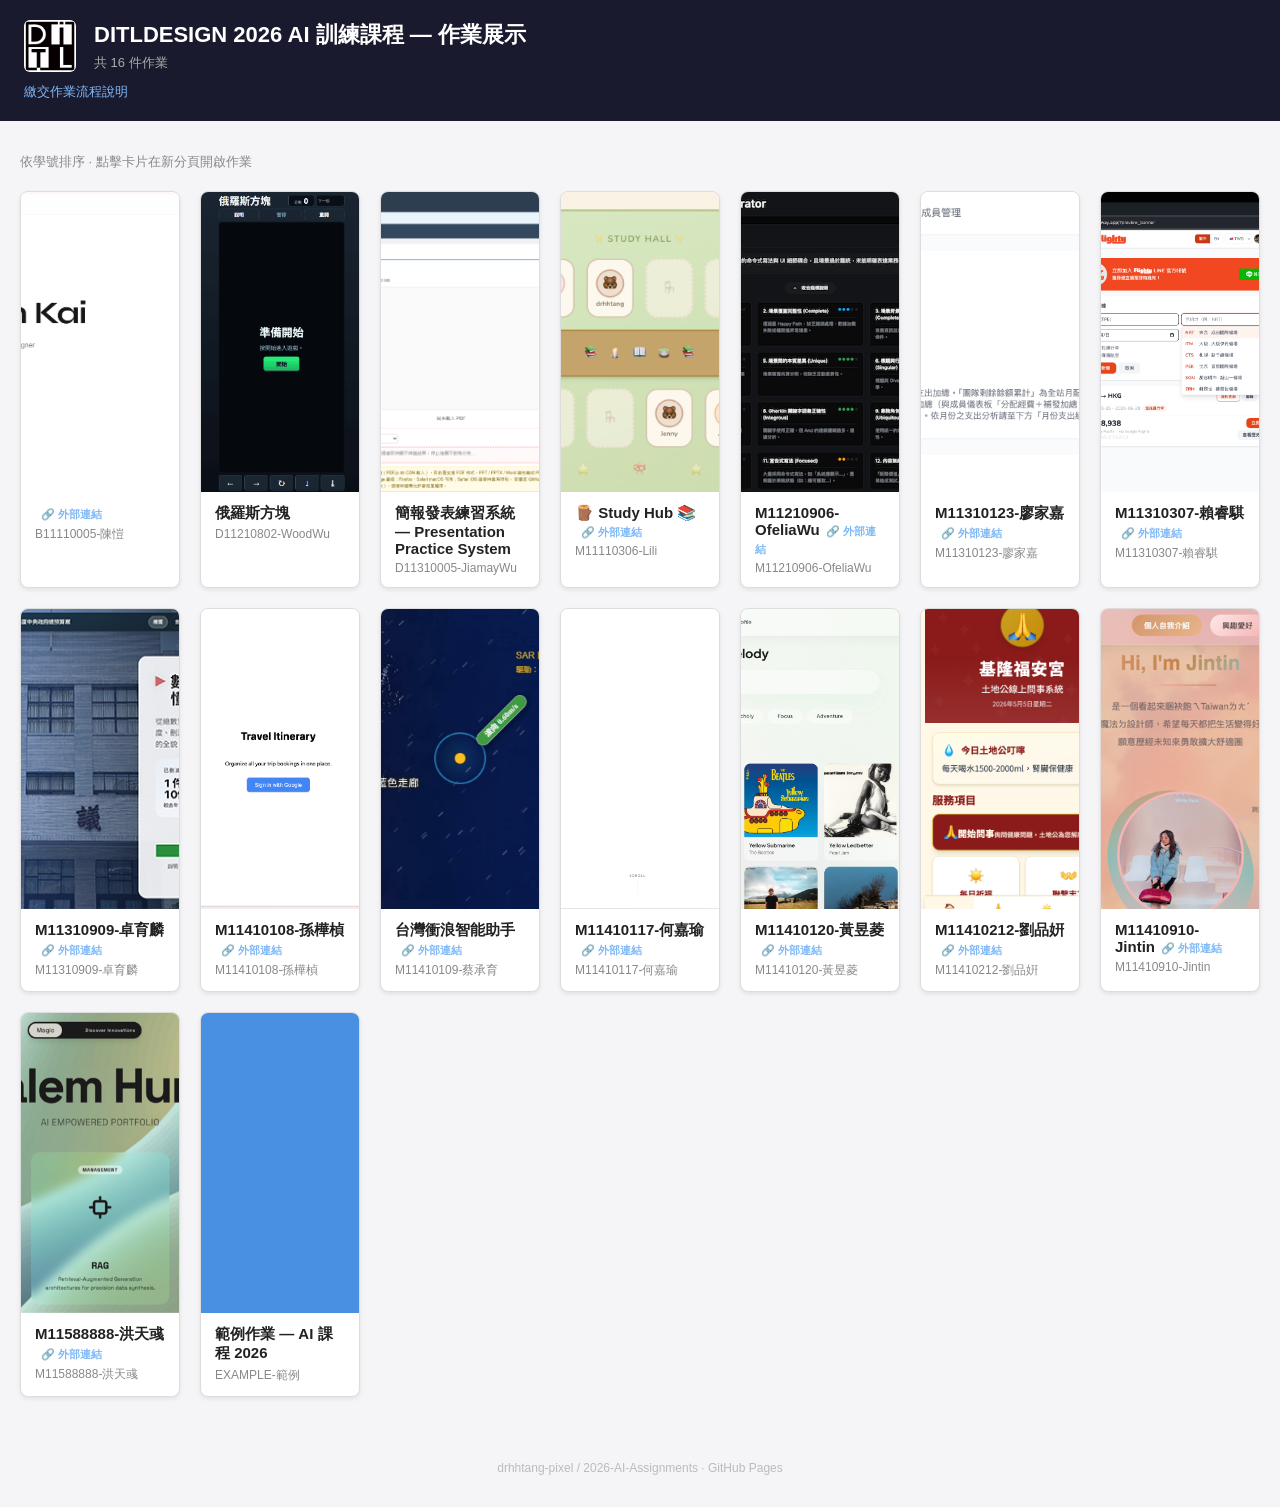
<file: index.html>
<!DOCTYPE html>
<html lang="zh-Hant">
<head>
  <meta charset="UTF-8">
  <meta name="viewport" content="width=device-width,initial-scale=1">
  <title>DITLDESIGN 2026 AI 訓練課程 — 作業展示</title>
  <style>
    *, *::before, *::after { box-sizing: border-box; margin: 0; padding: 0; }
    body { font-family: -apple-system, BlinkMacSystemFont, "Segoe UI", sans-serif; background: #f5f5f7; color: #333; min-height: 100vh; }
    header { background: #1a1a2e; color: #fff; padding: 20px 24px; }
    header .header-inner { display: flex; align-items: center; gap: 18px; }
    header .logo { width: 52px; height: 52px; border-radius: 6px; flex-shrink: 0; }
    header .header-text h1 { font-size: 22px; font-weight: 700; margin-bottom: 4px; }
    header .header-text p { font-size: 13px; color: #aaa; }
    header nav { margin-top: 10px; }
    header nav a { color: #7eb8f7; font-size: 13px; text-decoration: none; margin-right: 20px; }
    header nav a:hover { text-decoration: underline; }
    main { max-width: 1600px; margin: 32px auto; padding: 0 20px; }
    .meta { font-size: 13px; color: #888; margin-bottom: 20px; }
    .grid { display: grid; grid-template-columns: repeat(auto-fill, minmax(160px, 1fr)); gap: 20px; }
    .empty { text-align: center; padding: 60px 20px; color: #aaa; font-size: 15px; }
    footer { text-align: center; padding: 32px 20px; font-size: 12px; color: #bbb; }
  </style>
</head>
<body>
  <header>
    <div class="header-inner">
      <img src="assets/logo.jpg" alt="DITLDESIGN" class="logo">
      <div class="header-text">
        <h1>DITLDESIGN 2026 AI 訓練課程 — 作業展示</h1>
        <p>共 16 件作業</p>
      </div>
    </div>
    <nav>
      <a href="git-guide.html">繳交作業流程說明</a>
    </nav>
  </header>
  <main>
    <p class="meta">依學號排序 · 點擊卡片在新分頁開啟作業</p>
    <div class="grid">
    <div style="border:1px solid #ddd;border-radius:8px;overflow:hidden;background:#fff;box-shadow:0 2px 4px rgba(0,0,0,.08);">
      <a href="https://chen-kai-cv-website-version-2.vercel.app/" target="_blank" rel="noopener" style="display:block;text-decoration:none;color:inherit;">
        <img src="submissions/B11110005-%E9%99%B3%E6%84%B7/thumbnail.png" alt=" " style="width:100%;height:300px;object-fit:cover;display:block;">
        <div style="padding:12px 14px;">
          <div style="font-size:15px;font-weight:600;margin-bottom:4px;color:#222;"> <span style="font-size:11px;color:#7eb8f7;margin-left:6px;">🔗 外部連結</span></div>
          <div style="font-size:12px;color:#888;">B11110005-陳愷</div>
        </div>
      </a>
    </div>

    <div style="border:1px solid #ddd;border-radius:8px;overflow:hidden;background:#fff;box-shadow:0 2px 4px rgba(0,0,0,.08);">
      <a href="submissions/D11210802-WoodWu/index.html" target="_blank" rel="noopener" style="display:block;text-decoration:none;color:inherit;">
        <img src="submissions/D11210802-WoodWu/thumbnail.png" alt="俄羅斯方塊" style="width:100%;height:300px;object-fit:cover;display:block;">
        <div style="padding:12px 14px;">
          <div style="font-size:15px;font-weight:600;margin-bottom:4px;color:#222;">俄羅斯方塊</div>
          <div style="font-size:12px;color:#888;">D11210802-WoodWu</div>
        </div>
      </a>
    </div>

    <div style="border:1px solid #ddd;border-radius:8px;overflow:hidden;background:#fff;box-shadow:0 2px 4px rgba(0,0,0,.08);">
      <a href="submissions/D11310005-JiamayWu/index.html" target="_blank" rel="noopener" style="display:block;text-decoration:none;color:inherit;">
        <img src="submissions/D11310005-JiamayWu/thumbnail.png" alt="簡報發表練習系統 — Presentation Practice System" style="width:100%;height:300px;object-fit:cover;display:block;">
        <div style="padding:12px 14px;">
          <div style="font-size:15px;font-weight:600;margin-bottom:4px;color:#222;">簡報發表練習系統 — Presentation Practice System</div>
          <div style="font-size:12px;color:#888;">D11310005-JiamayWu</div>
        </div>
      </a>
    </div>

    <div style="border:1px solid #ddd;border-radius:8px;overflow:hidden;background:#fff;box-shadow:0 2px 4px rgba(0,0,0,.08);">
      <a href="https://cozy-studyhub.vercel.app/" target="_blank" rel="noopener" style="display:block;text-decoration:none;color:inherit;">
        <img src="submissions/M11110306-Lili/thumbnail.png" alt="🪵 Study Hub 📚" style="width:100%;height:300px;object-fit:cover;display:block;">
        <div style="padding:12px 14px;">
          <div style="font-size:15px;font-weight:600;margin-bottom:4px;color:#222;">🪵 Study Hub 📚<span style="font-size:11px;color:#7eb8f7;margin-left:6px;">🔗 外部連結</span></div>
          <div style="font-size:12px;color:#888;">M11110306-Lili</div>
        </div>
      </a>
    </div>

    <div style="border:1px solid #ddd;border-radius:8px;overflow:hidden;background:#fff;box-shadow:0 2px 4px rgba(0,0,0,.08);">
      <a href="https://bdd-qa-assessment2605.onrender.com/" target="_blank" rel="noopener" style="display:block;text-decoration:none;color:inherit;">
        <img src="submissions/M11210906-OfeliaWu/thumbnail.png" alt="M11210906-OfeliaWu" style="width:100%;height:300px;object-fit:cover;display:block;">
        <div style="padding:12px 14px;">
          <div style="font-size:15px;font-weight:600;margin-bottom:4px;color:#222;">M11210906-OfeliaWu<span style="font-size:11px;color:#7eb8f7;margin-left:6px;">🔗 外部連結</span></div>
          <div style="font-size:12px;color:#888;">M11210906-OfeliaWu</div>
        </div>
      </a>
    </div>

    <div style="border:1px solid #ddd;border-radius:8px;overflow:hidden;background:#fff;box-shadow:0 2px 4px rgba(0,0,0,.08);">
      <a href="https://team-budget-202605.vercel.app/login" target="_blank" rel="noopener" style="display:block;text-decoration:none;color:inherit;">
        <img src="submissions/M11310123-%E5%BB%96%E5%AE%B6%E5%98%89/thumbnail.png" alt="M11310123-廖家嘉" style="width:100%;height:300px;object-fit:cover;display:block;">
        <div style="padding:12px 14px;">
          <div style="font-size:15px;font-weight:600;margin-bottom:4px;color:#222;">M11310123-廖家嘉<span style="font-size:11px;color:#7eb8f7;margin-left:6px;">🔗 外部連結</span></div>
          <div style="font-size:12px;color:#888;">M11310123-廖家嘉</div>
        </div>
      </a>
    </div>

    <div style="border:1px solid #ddd;border-radius:8px;overflow:hidden;background:#fff;box-shadow:0 2px 4px rgba(0,0,0,.08);">
      <a href="https://flight-price-tracker-production-e34e.up.railway.app/" target="_blank" rel="noopener" style="display:block;text-decoration:none;color:inherit;">
        <img src="submissions/M11310307-%E8%B3%B4%E7%9D%BF%E9%A8%8F/thumbnail.png" alt="M11310307-賴睿騏" style="width:100%;height:300px;object-fit:cover;display:block;">
        <div style="padding:12px 14px;">
          <div style="font-size:15px;font-weight:600;margin-bottom:4px;color:#222;">M11310307-賴睿騏<span style="font-size:11px;color:#7eb8f7;margin-left:6px;">🔗 外部連結</span></div>
          <div style="font-size:12px;color:#888;">M11310307-賴睿騏</div>
        </div>
      </a>
    </div>

    <div style="border:1px solid #ddd;border-radius:8px;overflow:hidden;background:#fff;box-shadow:0 2px 4px rgba(0,0,0,.08);">
      <a href="https://ke22.github.io/20260310_govBudget/" target="_blank" rel="noopener" style="display:block;text-decoration:none;color:inherit;">
        <img src="submissions/M11310909-%E5%8D%93%E8%82%B2%E9%BA%9F/thumbnail.png" alt="M11310909-卓育麟" style="width:100%;height:300px;object-fit:cover;display:block;">
        <div style="padding:12px 14px;">
          <div style="font-size:15px;font-weight:600;margin-bottom:4px;color:#222;">M11310909-卓育麟<span style="font-size:11px;color:#7eb8f7;margin-left:6px;">🔗 外部連結</span></div>
          <div style="font-size:12px;color:#888;">M11310909-卓育麟</div>
        </div>
      </a>
    </div>

    <div style="border:1px solid #ddd;border-radius:8px;overflow:hidden;background:#fff;box-shadow:0 2px 4px rgba(0,0,0,.08);">
      <a href="https://travel-itinerary-web.vercel.app/" target="_blank" rel="noopener" style="display:block;text-decoration:none;color:inherit;">
        <img src="submissions/M11410108-%E5%AD%AB%E6%A8%BA%E6%A5%A8/thumbnail.png" alt="M11410108-孫樺楨" style="width:100%;height:300px;object-fit:cover;display:block;">
        <div style="padding:12px 14px;">
          <div style="font-size:15px;font-weight:600;margin-bottom:4px;color:#222;">M11410108-孫樺楨<span style="font-size:11px;color:#7eb8f7;margin-left:6px;">🔗 外部連結</span></div>
          <div style="font-size:12px;color:#888;">M11410108-孫樺楨</div>
        </div>
      </a>
    </div>

    <div style="border:1px solid #ddd;border-radius:8px;overflow:hidden;background:#fff;box-shadow:0 2px 4px rgba(0,0,0,.08);">
      <a href="https://w1-surf-streamlit.onrender.com/" target="_blank" rel="noopener" style="display:block;text-decoration:none;color:inherit;">
        <img src="submissions/M11410109-%E8%94%A1%E6%89%BF%E8%82%B2/thumbnail.png" alt="台灣衝浪智能助手" style="width:100%;height:300px;object-fit:cover;display:block;">
        <div style="padding:12px 14px;">
          <div style="font-size:15px;font-weight:600;margin-bottom:4px;color:#222;">台灣衝浪智能助手<span style="font-size:11px;color:#7eb8f7;margin-left:6px;">🔗 外部連結</span></div>
          <div style="font-size:12px;color:#888;">M11410109-蔡承育</div>
        </div>
      </a>
    </div>

    <div style="border:1px solid #ddd;border-radius:8px;overflow:hidden;background:#fff;box-shadow:0 2px 4px rgba(0,0,0,.08);">
      <a href="https://amberho-cv-2026.vercel.app/" target="_blank" rel="noopener" style="display:block;text-decoration:none;color:inherit;">
        <img src="submissions/M11410117-%E4%BD%95%E5%98%89%E7%91%9C/thumbnail.png" alt="M11410117-何嘉瑜" style="width:100%;height:300px;object-fit:cover;display:block;">
        <div style="padding:12px 14px;">
          <div style="font-size:15px;font-weight:600;margin-bottom:4px;color:#222;">M11410117-何嘉瑜<span style="font-size:11px;color:#7eb8f7;margin-left:6px;">🔗 外部連結</span></div>
          <div style="font-size:12px;color:#888;">M11410117-何嘉瑜</div>
        </div>
      </a>
    </div>

    <div style="border:1px solid #ddd;border-radius:8px;overflow:hidden;background:#fff;box-shadow:0 2px 4px rgba(0,0,0,.08);">
      <a href="https://moodrepository.vercel.app/" target="_blank" rel="noopener" style="display:block;text-decoration:none;color:inherit;">
        <img src="submissions/M11410120-%E9%BB%83%E6%98%B1%E8%8F%B1/thumbnail.png" alt="M11410120-黃昱菱" style="width:100%;height:300px;object-fit:cover;display:block;">
        <div style="padding:12px 14px;">
          <div style="font-size:15px;font-weight:600;margin-bottom:4px;color:#222;">M11410120-黃昱菱<span style="font-size:11px;color:#7eb8f7;margin-left:6px;">🔗 外部連結</span></div>
          <div style="font-size:12px;color:#888;">M11410120-黃昱菱</div>
        </div>
      </a>
    </div>

    <div style="border:1px solid #ddd;border-radius:8px;overflow:hidden;background:#fff;box-shadow:0 2px 4px rgba(0,0,0,.08);">
      <a href="https://religion-green.vercel.app/" target="_blank" rel="noopener" style="display:block;text-decoration:none;color:inherit;">
        <img src="submissions/M11410212-%E5%8A%89%E5%93%81%E5%A7%B8/thumbnail.png" alt="M11410212-劉品姸" style="width:100%;height:300px;object-fit:cover;display:block;">
        <div style="padding:12px 14px;">
          <div style="font-size:15px;font-weight:600;margin-bottom:4px;color:#222;">M11410212-劉品姸<span style="font-size:11px;color:#7eb8f7;margin-left:6px;">🔗 外部連結</span></div>
          <div style="font-size:12px;color:#888;">M11410212-劉品姸</div>
        </div>
      </a>
    </div>

    <div style="border:1px solid #ddd;border-radius:8px;overflow:hidden;background:#fff;box-shadow:0 2px 4px rgba(0,0,0,.08);">
      <a href="https://jintin-cv.vercel.app/" target="_blank" rel="noopener" style="display:block;text-decoration:none;color:inherit;">
        <img src="submissions/M11410910-Jintin/thumbnail.png" alt="M11410910-Jintin" style="width:100%;height:300px;object-fit:cover;display:block;">
        <div style="padding:12px 14px;">
          <div style="font-size:15px;font-weight:600;margin-bottom:4px;color:#222;">M11410910-Jintin<span style="font-size:11px;color:#7eb8f7;margin-left:6px;">🔗 外部連結</span></div>
          <div style="font-size:12px;color:#888;">M11410910-Jintin</div>
        </div>
      </a>
    </div>

    <div style="border:1px solid #ddd;border-radius:8px;overflow:hidden;background:#fff;box-shadow:0 2px 4px rgba(0,0,0,.08);">
      <a href="https://salemhung-ai.netlify.app/" target="_blank" rel="noopener" style="display:block;text-decoration:none;color:inherit;">
        <img src="submissions/M11588888-%E6%B4%AA%E5%A4%A9%E5%BD%A7/thumbnail.png" alt="M11588888-洪天彧" style="width:100%;height:300px;object-fit:cover;display:block;">
        <div style="padding:12px 14px;">
          <div style="font-size:15px;font-weight:600;margin-bottom:4px;color:#222;">M11588888-洪天彧<span style="font-size:11px;color:#7eb8f7;margin-left:6px;">🔗 外部連結</span></div>
          <div style="font-size:12px;color:#888;">M11588888-洪天彧</div>
        </div>
      </a>
    </div>

    <div style="border:1px solid #ddd;border-radius:8px;overflow:hidden;background:#fff;box-shadow:0 2px 4px rgba(0,0,0,.08);">
      <a href="submissions/EXAMPLE-%E7%AF%84%E4%BE%8B/index.html" target="_blank" rel="noopener" style="display:block;text-decoration:none;color:inherit;">
        <img src="submissions/EXAMPLE-%E7%AF%84%E4%BE%8B/thumbnail.png" alt="範例作業 — AI 課程 2026" style="width:100%;height:300px;object-fit:cover;display:block;">
        <div style="padding:12px 14px;">
          <div style="font-size:15px;font-weight:600;margin-bottom:4px;color:#222;">範例作業 — AI 課程 2026</div>
          <div style="font-size:12px;color:#888;">EXAMPLE-範例</div>
        </div>
      </a>
    </div>
    </div>
  </main>
  <footer>drhhtang-pixel / 2026-AI-Assignments · GitHub Pages</footer>
</body>
</html>
</file>
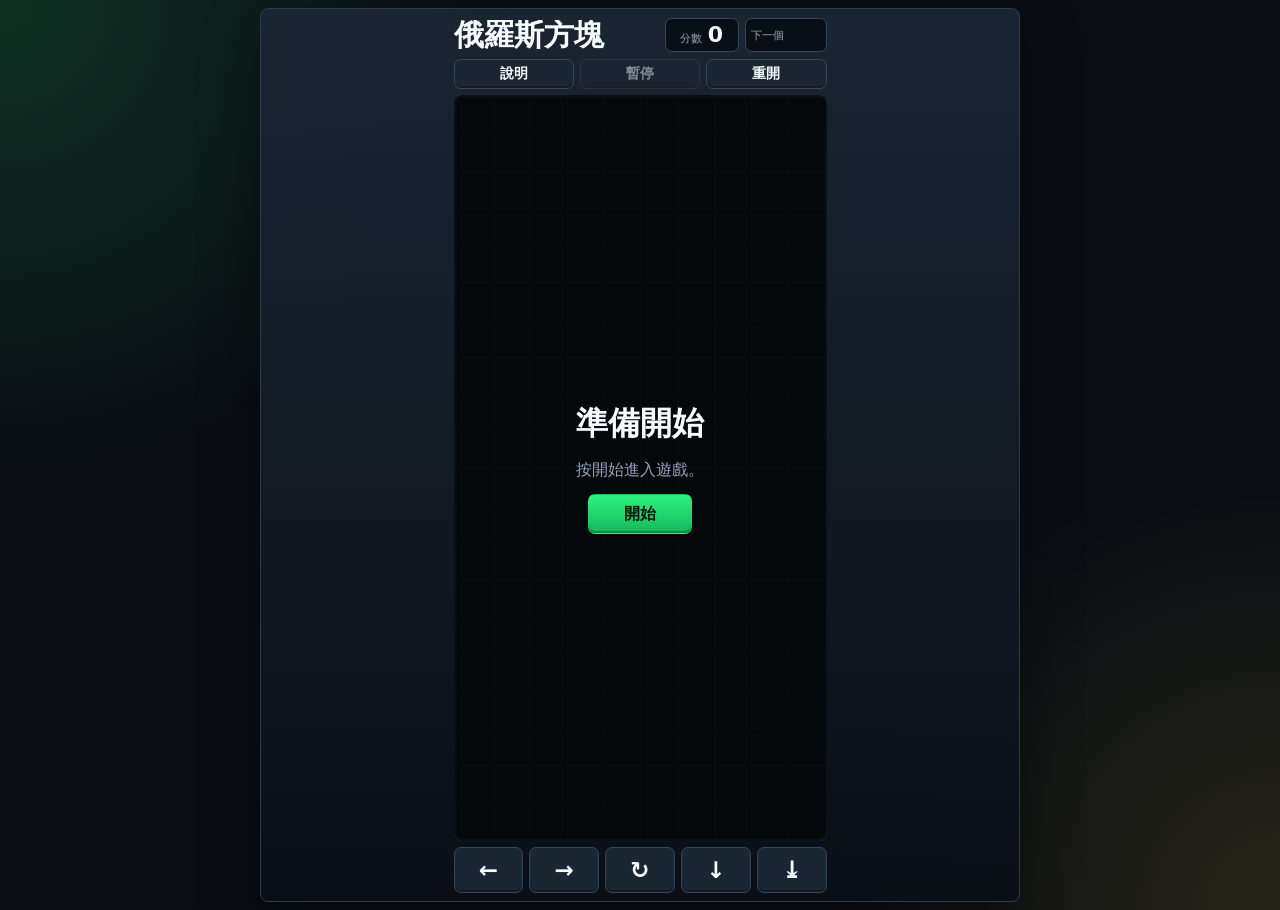
<file: submissions/D11210802-WoodWu/index.html>
<!doctype html>
<html lang="zh-Hant">
  <head>
    <meta charset="utf-8">
    <meta name="viewport" content="width=device-width, initial-scale=1">
    <title>&#20420;&#32645;&#26031;&#26041;&#22602;</title>
    <link rel="stylesheet" href="styles.css">
  </head>
  <body>
    <main class="app-shell" aria-label="&#20420;&#32645;&#26031;&#26041;&#22602;&#36938;&#25138;">
      <section class="game-frame">
        <header class="app-header">
          <div class="title-block">
            <h1>&#20420;&#32645;&#26031;&#26041;&#22602;</h1>
          </div>
          <div class="score-panel" aria-live="polite">
            <span>&#20998;&#25976;</span>
            <strong id="score">0</strong>
          </div>
          <div class="next-panel" aria-label="&#19979;&#19968;&#20491;&#26041;&#22602;">
            <span>&#19979;&#19968;&#20491;</span>
            <canvas id="next" width="72" height="52"></canvas>
          </div>
        </header>

        <nav class="top-actions" aria-label="&#36938;&#25138;&#21151;&#33021;">
          <button id="helpButton" type="button">&#35498;&#26126;</button>
          <button id="pauseButton" type="button" disabled>&#26283;&#20572;</button>
          <button id="restartButton" type="button">&#37325;&#38283;</button>
        </nav>

        <section class="play-stack">
          <section class="board-panel" aria-label="&#36938;&#25138;&#21312;">
            <canvas id="board" width="360" height="720"></canvas>
            <div id="effectsLayer" class="effects-layer" aria-hidden="true"></div>
            <div id="overlay" class="overlay is-visible">
              <h2 id="overlayTitle">&#28310;&#20633;&#38283;&#22987;</h2>
              <p id="overlayText">&#25353;&#38283;&#22987;&#36914;&#20837;&#36938;&#25138;&#12290;</p>
              <button id="startButton" class="primary-button" type="button">&#38283;&#22987;</button>
            </div>
          </section>

          <nav class="touch-controls" aria-label="&#25163;&#27231;&#35320;&#25511;&#25805;&#20316;">
            <button type="button" data-command="left" aria-label="&#24038;&#31227;">&#8592;</button>
            <button type="button" data-command="right" aria-label="&#21491;&#31227;">&#8594;</button>
            <button type="button" data-command="rotate" aria-label="&#26059;&#36681;">&#8635;</button>
            <button type="button" data-command="down" aria-label="&#21152;&#36895;&#19979;&#33853;">&#8595;</button>
            <button type="button" data-command="drop" aria-label="&#30452;&#25509;&#33853;&#19979;">&#10515;</button>
          </nav>
        </section>
      </section>
    </main>

    <script src="game.js"></script>
  </body>
</html>
</file>
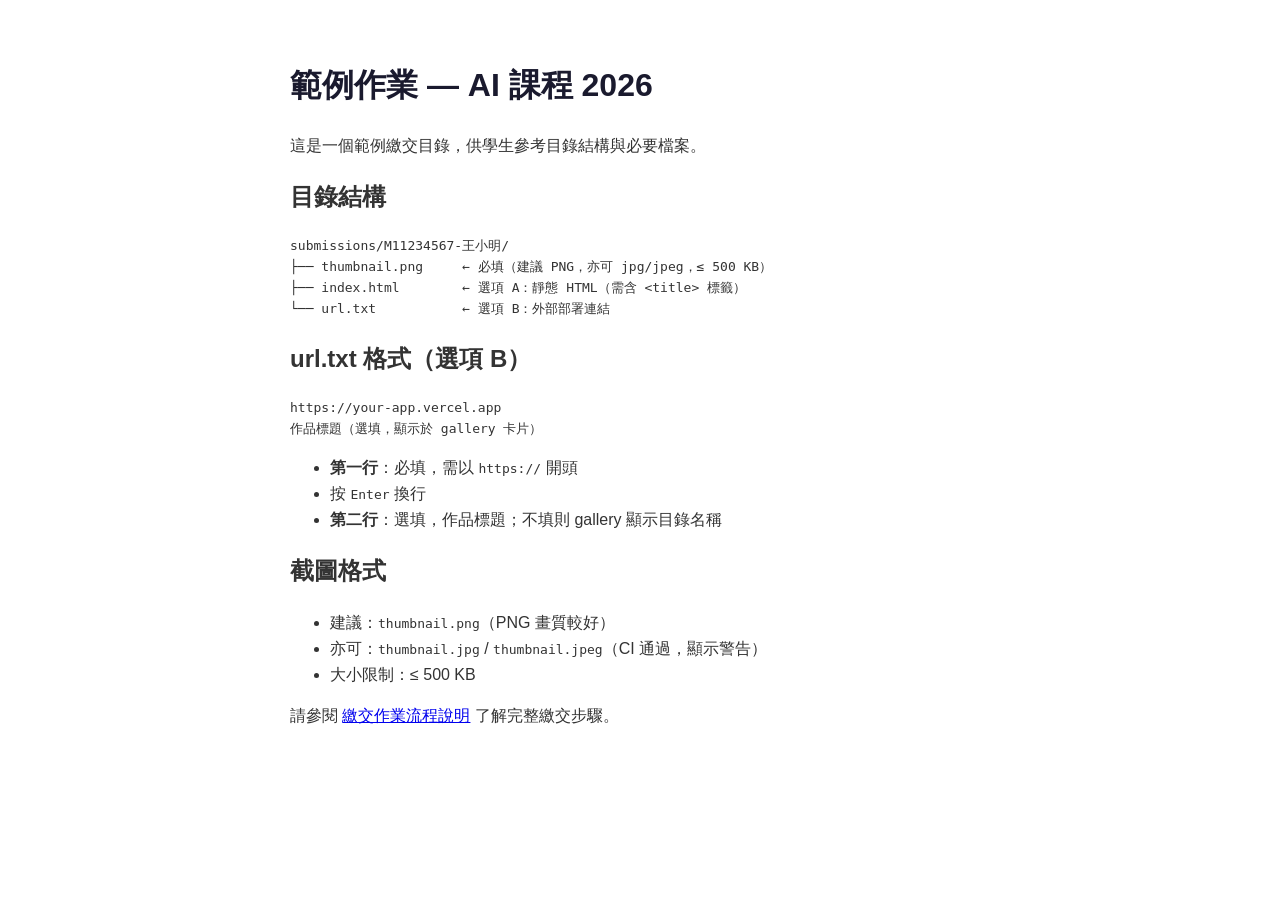
<file: submissions/EXAMPLE-範例/index.html>
<!DOCTYPE html>
<html lang="zh-Hant">
<head>
  <meta charset="UTF-8">
  <meta name="viewport" content="width=device-width,initial-scale=1">
  <title>範例作業 — AI 課程 2026</title>
  <style>
    body { font-family: sans-serif; max-width: 700px; margin: 60px auto; padding: 0 20px; line-height: 1.6; color: #333; }
    h1 { color: #1a1a2e; }
  </style>
</head>
<body>
  <h1>範例作業 — AI 課程 2026</h1>
  <p>這是一個範例繳交目錄，供學生參考目錄結構與必要檔案。</p>

  <h2>目錄結構</h2>
  <pre><code>submissions/M11234567-王小明/
├── thumbnail.png     ← 必填（建議 PNG，亦可 jpg/jpeg，≤ 500 KB）
├── index.html        ← 選項 A：靜態 HTML（需含 &lt;title&gt; 標籤）
└── url.txt           ← 選項 B：外部部署連結</code></pre>

  <h2>url.txt 格式（選項 B）</h2>
  <pre><code>https://your-app.vercel.app
作品標題（選填，顯示於 gallery 卡片）</code></pre>
  <ul>
    <li><strong>第一行</strong>：必填，需以 <code>https://</code> 開頭</li>
    <li>按 <kbd>Enter</kbd> 換行</li>
    <li><strong>第二行</strong>：選填，作品標題；不填則 gallery 顯示目錄名稱</li>
  </ul>

  <h2>截圖格式</h2>
  <ul>
    <li>建議：<code>thumbnail.png</code>（PNG 畫質較好）</li>
    <li>亦可：<code>thumbnail.jpg</code> / <code>thumbnail.jpeg</code>（CI 通過，顯示警告）</li>
    <li>大小限制：≤ 500 KB</li>
  </ul>

  <p>請參閱 <a href="../../git-guide.html">繳交作業流程說明</a> 了解完整繳交步驟。</p>
</body>
</html>
</file>
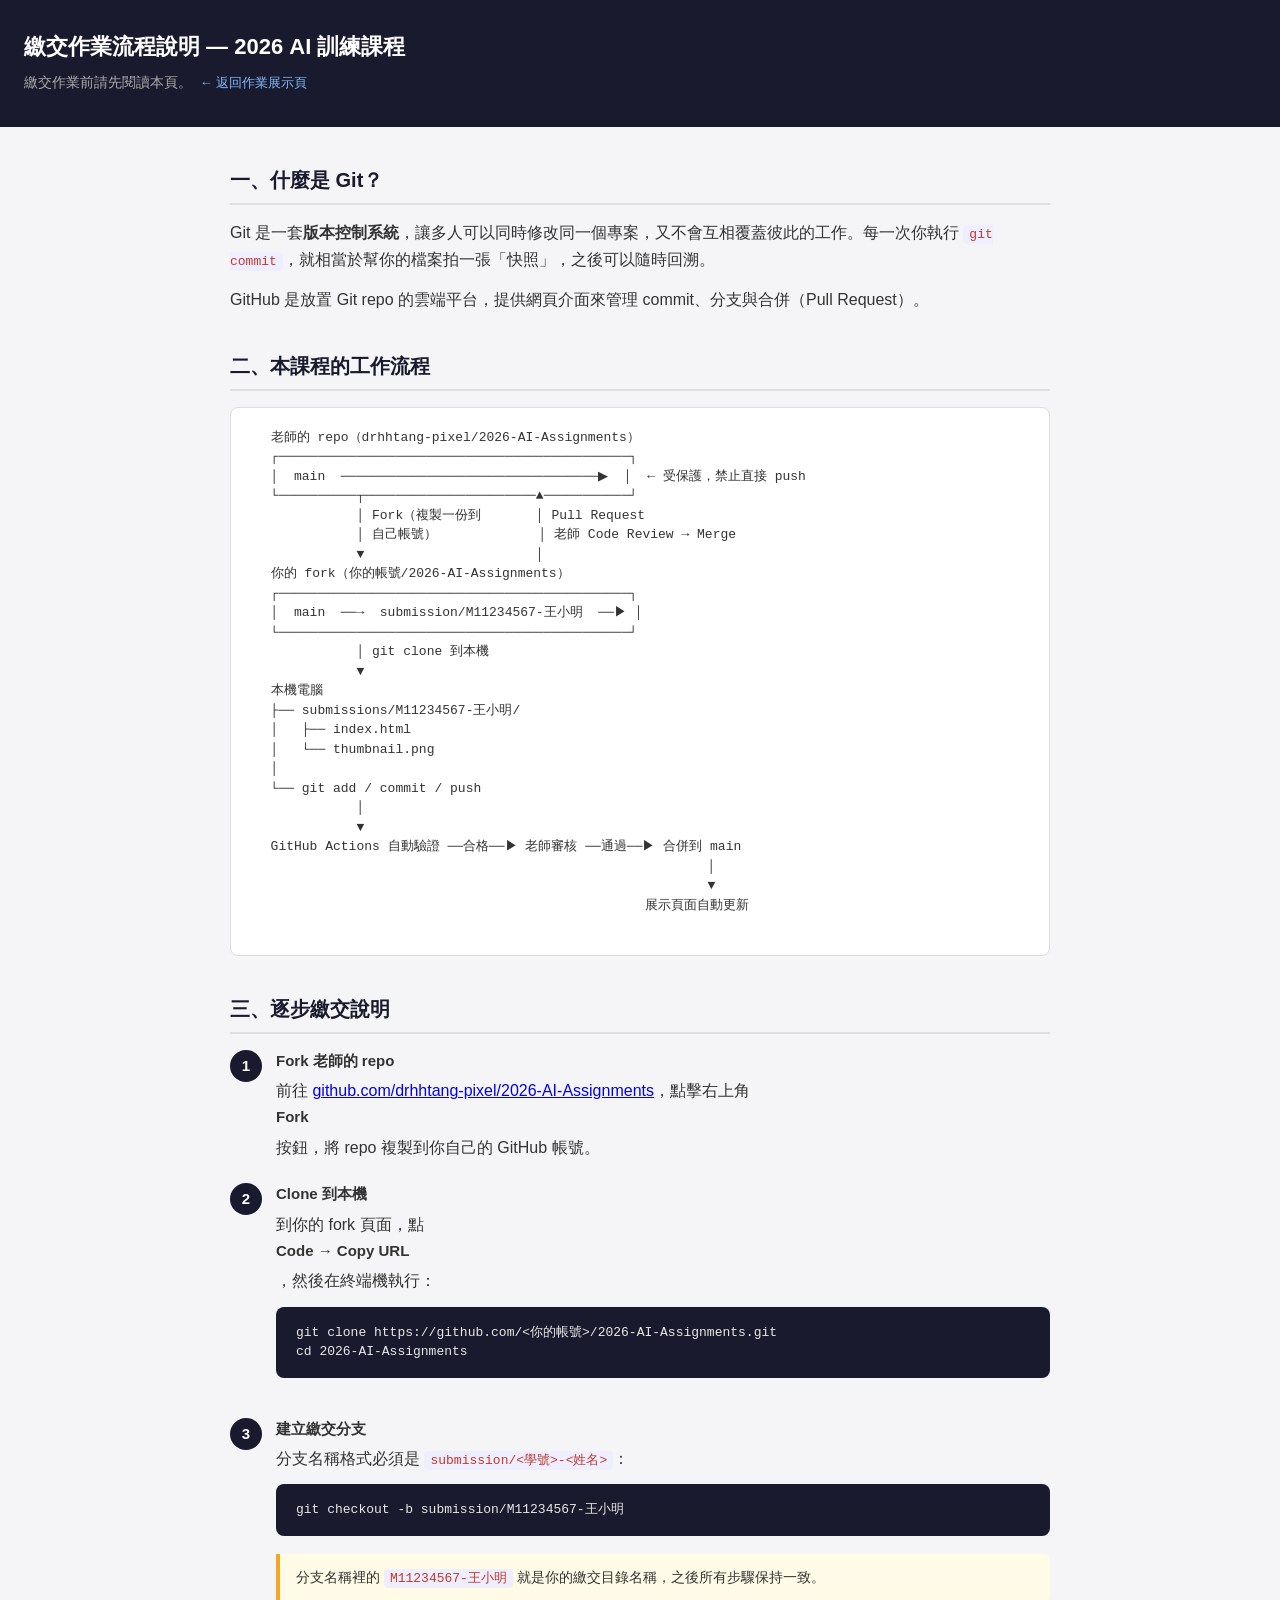
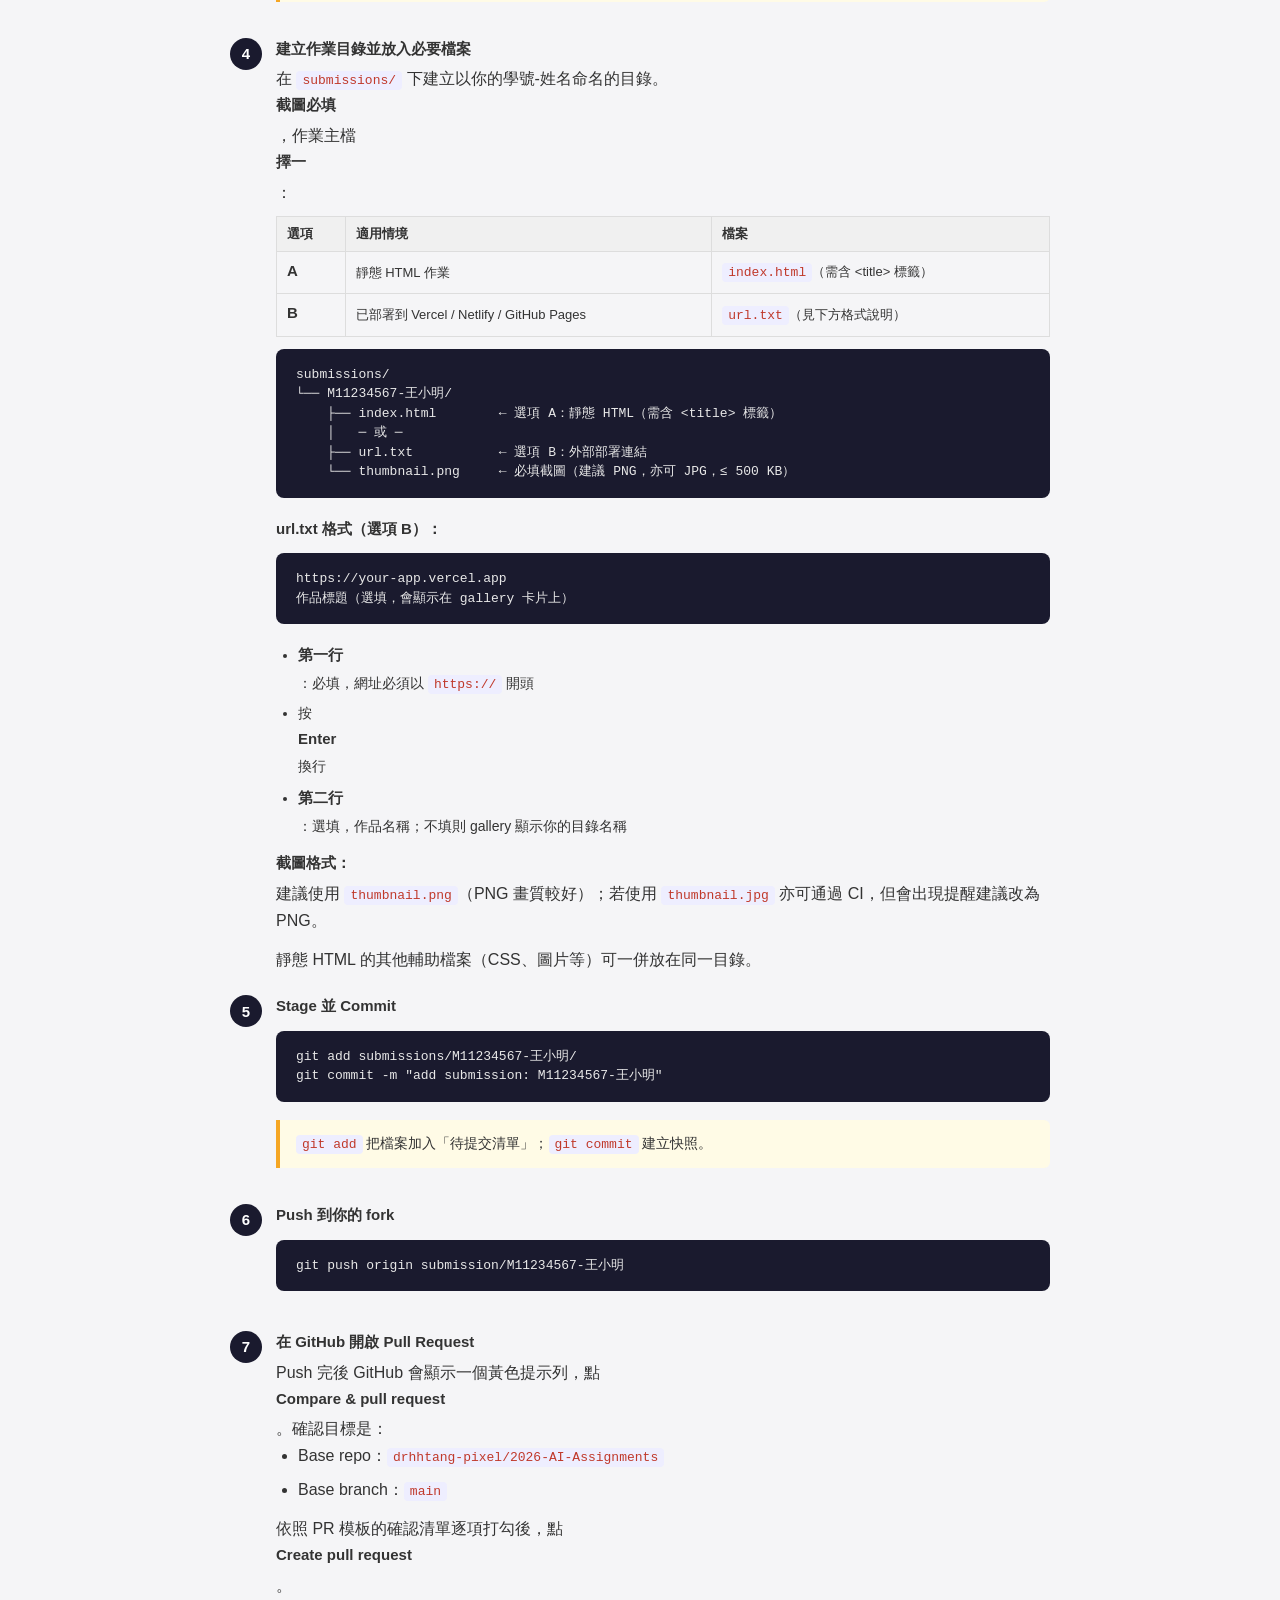
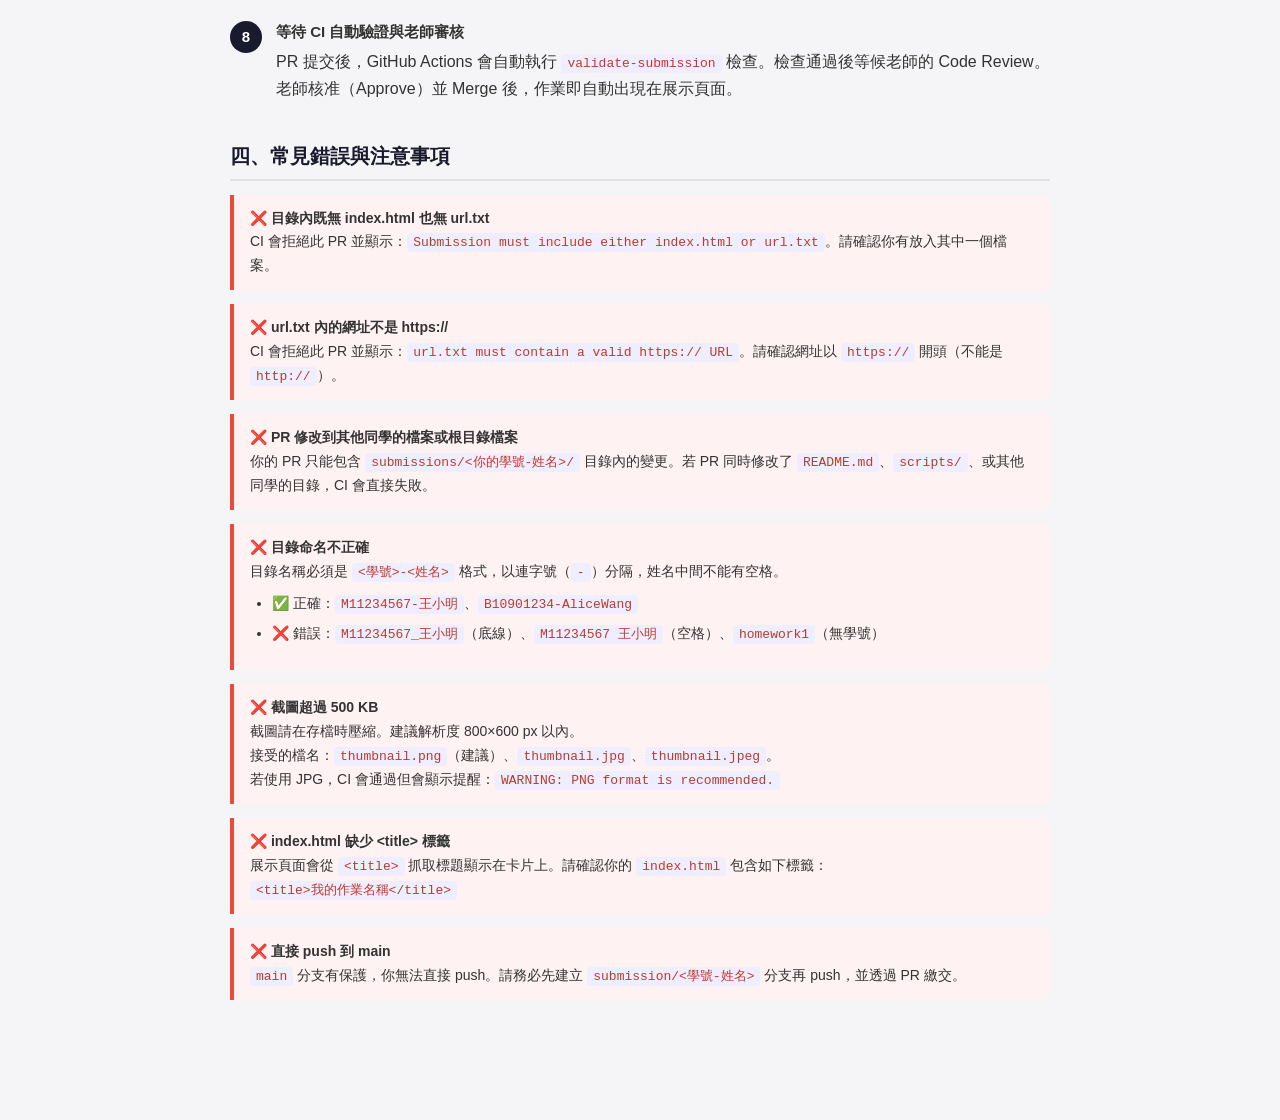
<file: git-guide.html>
<!DOCTYPE html>
<html lang="zh-Hant">
<head>
  <meta charset="UTF-8">
  <meta name="viewport" content="width=device-width,initial-scale=1">
  <title>繳交作業流程說明 — 2026 AI 訓練課程</title>
  <style>
    *, *::before, *::after { box-sizing: border-box; margin: 0; padding: 0; }
    body { font-family: -apple-system, BlinkMacSystemFont, "Segoe UI", sans-serif; background: #f5f5f7; color: #333; line-height: 1.7; }
    header { background: #1a1a2e; color: #fff; padding: 28px 24px 20px; }
    header h1 { font-size: 22px; font-weight: 700; margin-bottom: 6px; }
    header p { font-size: 14px; color: #aaa; }
    header a { color: #7eb8f7; font-size: 13px; text-decoration: none; }
    header a:hover { text-decoration: underline; }
    main { max-width: 860px; margin: 32px auto; padding: 0 20px 60px; }
    h2 { font-size: 20px; font-weight: 700; color: #1a1a2e; margin: 36px 0 14px; padding-bottom: 6px; border-bottom: 2px solid #e0e0e0; }
    h3 { font-size: 16px; font-weight: 600; margin: 22px 0 10px; color: #333; }
    p { margin-bottom: 12px; }
    ul, ol { padding-left: 22px; margin-bottom: 12px; }
    li { margin-bottom: 6px; }
    code { background: #eef; padding: 2px 6px; border-radius: 4px; font-size: 13px; font-family: "Courier New", monospace; color: #c0392b; }
    pre { background: #1a1a2e; color: #e8e8e8; padding: 16px 20px; border-radius: 8px; margin: 12px 0 18px; overflow-x: auto; font-size: 13px; line-height: 1.5; }
    pre code { background: none; color: inherit; padding: 0; font-size: 13px; }
    .diagram { background: #fff; border: 1px solid #ddd; border-radius: 8px; padding: 20px 24px; margin: 16px 0 24px; overflow-x: auto; }
    .diagram pre { background: none; color: #333; padding: 0; margin: 0; font-size: 13px; }
    .note { background: #fffbe6; border-left: 4px solid #f5a623; padding: 12px 16px; border-radius: 0 6px 6px 0; margin: 14px 0; font-size: 14px; }
    .error { background: #fff2f2; border-left: 4px solid #e74c3c; padding: 12px 16px; border-radius: 0 6px 6px 0; margin: 14px 0; font-size: 14px; }
    .step { display: flex; gap: 14px; margin-bottom: 20px; }
    .step-num { flex-shrink: 0; width: 32px; height: 32px; background: #1a1a2e; color: #fff; border-radius: 50%; display: flex; align-items: center; justify-content: center; font-weight: 700; font-size: 15px; margin-top: 2px; }
    .step-body { flex: 1; }
    .step-body strong { display: block; margin-bottom: 4px; font-size: 15px; }
  </style>
</head>
<body>

<header>
  <h1>繳交作業流程說明 — 2026 AI 訓練課程</h1>
  <p>繳交作業前請先閱讀本頁。&nbsp; <a href="index.html">← 返回作業展示頁</a></p>
</header>

<main>

  <!-- ── 1. 什麼是 Git ── -->
  <h2>一、什麼是 Git？</h2>

  <p>Git 是一套<strong>版本控制系統</strong>，讓多人可以同時修改同一個專案，又不會互相覆蓋彼此的工作。每一次你執行 <code>git commit</code>，就相當於幫你的檔案拍一張「快照」，之後可以隨時回溯。</p>

  <p>GitHub 是放置 Git repo 的雲端平台，提供網頁介面來管理 commit、分支與合併（Pull Request）。</p>

  <!-- ── 2. 工作流程圖 ── -->
  <h2>二、本課程的工作流程</h2>

  <div class="diagram">
    <pre>
  老師的 repo（drhhtang-pixel/2026-AI-Assignments）
  ┌─────────────────────────────────────────────┐
  │  main  ─────────────────────────────────▶  │  ← 受保護，禁止直接 push
  └──────────┬──────────────────────▲───────────┘
             │ Fork（複製一份到       │ Pull Request
             │ 自己帳號）             │ 老師 Code Review → Merge
             ▼                      │
  你的 fork（你的帳號/2026-AI-Assignments）
  ┌─────────────────────────────────────────────┐
  │  main  ──→  submission/M11234567-王小明  ──▶ │
  └─────────────────────────────────────────────┘
             │ git clone 到本機
             ▼
  本機電腦
  ├── submissions/M11234567-王小明/
  │   ├── index.html
  │   └── thumbnail.png
  │
  └── git add / commit / push
             │
             ▼
  GitHub Actions 自動驗證 ──合格──▶ 老師審核 ──通過──▶ 合併到 main
                                                          │
                                                          ▼
                                                  展示頁面自動更新
    </pre>
  </div>

  <!-- ── 3. 逐步繳交說明 ── -->
  <h2>三、逐步繳交說明</h2>

  <div class="step">
    <div class="step-num">1</div>
    <div class="step-body">
      <strong>Fork 老師的 repo</strong>
      前往 <a href="https://github.com/drhhtang-pixel/2026-AI-Assignments" target="_blank" rel="noopener">github.com/drhhtang-pixel/2026-AI-Assignments</a>，點擊右上角 <strong>Fork</strong> 按鈕，將 repo 複製到你自己的 GitHub 帳號。
    </div>
  </div>

  <div class="step">
    <div class="step-num">2</div>
    <div class="step-body">
      <strong>Clone 到本機</strong>
      到你的 fork 頁面，點 <strong>Code → Copy URL</strong>，然後在終端機執行：
<pre><code>git clone https://github.com/&lt;你的帳號&gt;/2026-AI-Assignments.git
cd 2026-AI-Assignments</code></pre>
    </div>
  </div>

  <div class="step">
    <div class="step-num">3</div>
    <div class="step-body">
      <strong>建立繳交分支</strong>
      分支名稱格式必須是 <code>submission/&lt;學號&gt;-&lt;姓名&gt;</code>：
<pre><code>git checkout -b submission/M11234567-王小明</code></pre>
      <div class="note">分支名稱裡的 <code>M11234567-王小明</code> 就是你的繳交目錄名稱，之後所有步驟保持一致。</div>
    </div>
  </div>

  <div class="step">
    <div class="step-num">4</div>
    <div class="step-body">
      <strong>建立作業目錄並放入必要檔案</strong>
      在 <code>submissions/</code> 下建立以你的學號-姓名命名的目錄。<strong>截圖必填</strong>，作業主檔<strong>擇一</strong>：
      <table style="width:100%;border-collapse:collapse;margin:10px 0;font-size:13px;">
        <tr style="background:#f0f0f0;">
          <th style="padding:6px 10px;text-align:left;border:1px solid #ddd;">選項</th>
          <th style="padding:6px 10px;text-align:left;border:1px solid #ddd;">適用情境</th>
          <th style="padding:6px 10px;text-align:left;border:1px solid #ddd;">檔案</th>
        </tr>
        <tr>
          <td style="padding:6px 10px;border:1px solid #ddd;"><strong>A</strong></td>
          <td style="padding:6px 10px;border:1px solid #ddd;">靜態 HTML 作業</td>
          <td style="padding:6px 10px;border:1px solid #ddd;"><code>index.html</code>（需含 &lt;title&gt; 標籤）</td>
        </tr>
        <tr>
          <td style="padding:6px 10px;border:1px solid #ddd;"><strong>B</strong></td>
          <td style="padding:6px 10px;border:1px solid #ddd;">已部署到 Vercel / Netlify / GitHub Pages</td>
          <td style="padding:6px 10px;border:1px solid #ddd;"><code>url.txt</code>（見下方格式說明）</td>
        </tr>
      </table>
<pre><code>submissions/
└── M11234567-王小明/
    ├── index.html        ← 選項 A：靜態 HTML（需含 &lt;title&gt; 標籤）
    │   ─ 或 ─
    ├── url.txt           ← 選項 B：外部部署連結
    └── thumbnail.png     ← 必填截圖（建議 PNG，亦可 JPG，≤ 500 KB）</code></pre>

      <p><strong>url.txt 格式（選項 B）：</strong></p>
<pre><code>https://your-app.vercel.app
作品標題（選填，會顯示在 gallery 卡片上）</code></pre>
      <ul style="font-size:14px;margin-top:6px;">
        <li><strong>第一行</strong>：必填，網址必須以 <code>https://</code> 開頭</li>
        <li>按 <strong>Enter</strong> 換行</li>
        <li><strong>第二行</strong>：選填，作品名稱；不填則 gallery 顯示你的目錄名稱</li>
      </ul>

      <p style="margin-top:12px;"><strong>截圖格式：</strong>建議使用 <code>thumbnail.png</code>（PNG 畫質較好）；若使用 <code>thumbnail.jpg</code> 亦可通過 CI，但會出現提醒建議改為 PNG。</p>
      靜態 HTML 的其他輔助檔案（CSS、圖片等）可一併放在同一目錄。
    </div>
  </div>

  <div class="step">
    <div class="step-num">5</div>
    <div class="step-body">
      <strong>Stage 並 Commit</strong>
<pre><code>git add submissions/M11234567-王小明/
git commit -m "add submission: M11234567-王小明"</code></pre>
      <div class="note"><code>git add</code> 把檔案加入「待提交清單」；<code>git commit</code> 建立快照。</div>
    </div>
  </div>

  <div class="step">
    <div class="step-num">6</div>
    <div class="step-body">
      <strong>Push 到你的 fork</strong>
<pre><code>git push origin submission/M11234567-王小明</code></pre>
    </div>
  </div>

  <div class="step">
    <div class="step-num">7</div>
    <div class="step-body">
      <strong>在 GitHub 開啟 Pull Request</strong>
      Push 完後 GitHub 會顯示一個黃色提示列，點 <strong>Compare &amp; pull request</strong>。確認目標是：
      <ul>
        <li>Base repo：<code>drhhtang-pixel/2026-AI-Assignments</code></li>
        <li>Base branch：<code>main</code></li>
      </ul>
      依照 PR 模板的確認清單逐項打勾後，點 <strong>Create pull request</strong>。
    </div>
  </div>

  <div class="step">
    <div class="step-num">8</div>
    <div class="step-body">
      <strong>等待 CI 自動驗證與老師審核</strong>
      PR 提交後，GitHub Actions 會自動執行 <code>validate-submission</code> 檢查。檢查通過後等候老師的 Code Review。老師核准（Approve）並 Merge 後，作業即自動出現在展示頁面。
    </div>
  </div>

  <!-- ── 4. 常見錯誤 ── -->
  <h2>四、常見錯誤與注意事項</h2>

  <div class="error">
    <strong>❌ 目錄內既無 index.html 也無 url.txt</strong><br>
    CI 會拒絕此 PR 並顯示：<code>Submission must include either index.html or url.txt</code>。請確認你有放入其中一個檔案。
  </div>

  <div class="error">
    <strong>❌ url.txt 內的網址不是 https://</strong><br>
    CI 會拒絕此 PR 並顯示：<code>url.txt must contain a valid https:// URL</code>。請確認網址以 <code>https://</code> 開頭（不能是 <code>http://</code>）。
  </div>

  <div class="error">
    <strong>❌ PR 修改到其他同學的檔案或根目錄檔案</strong><br>
    你的 PR 只能包含 <code>submissions/&lt;你的學號-姓名&gt;/</code> 目錄內的變更。若 PR 同時修改了 <code>README.md</code>、<code>scripts/</code>、或其他同學的目錄，CI 會直接失敗。
  </div>

  <div class="error">
    <strong>❌ 目錄命名不正確</strong><br>
    目錄名稱必須是 <code>&lt;學號&gt;-&lt;姓名&gt;</code> 格式，以連字號（<code>-</code>）分隔，姓名中間不能有空格。
    <ul style="margin-top:8px;">
      <li>✅ 正確：<code>M11234567-王小明</code>、<code>B10901234-AliceWang</code></li>
      <li>❌ 錯誤：<code>M11234567_王小明</code>（底線）、<code>M11234567 王小明</code>（空格）、<code>homework1</code>（無學號）</li>
    </ul>
  </div>

  <div class="error">
    <strong>❌ 截圖超過 500 KB</strong><br>
    截圖請在存檔時壓縮。建議解析度 800×600 px 以內。<br>
    接受的檔名：<code>thumbnail.png</code>（建議）、<code>thumbnail.jpg</code>、<code>thumbnail.jpeg</code>。<br>
    若使用 JPG，CI 會通過但會顯示提醒：<code>WARNING: PNG format is recommended.</code>
  </div>

  <div class="error">
    <strong>❌ index.html 缺少 &lt;title&gt; 標籤</strong><br>
    展示頁面會從 <code>&lt;title&gt;</code> 抓取標題顯示在卡片上。請確認你的 <code>index.html</code> 包含如下標籤：<br>
    <code>&lt;title&gt;我的作業名稱&lt;/title&gt;</code>
  </div>

  <div class="error">
    <strong>❌ 直接 push 到 main</strong><br>
    <code>main</code> 分支有保護，你無法直接 push。請務必先建立 <code>submission/&lt;學號-姓名&gt;</code> 分支再 push，並透過 PR 繳交。
  </div>

</main>
</body>
</html>
</file>
<file: submissions/D11210802-WoodWu/styles.css>
:root {
  color-scheme: dark;
  --bg: #090d13;
  --surface-strong: #1b2633;
  --line: #34475a;
  --text: #f6fbff;
  --muted: #94a4b8;
  --accent: #2df27e;
  --accent-dark: #13b95b;
  --shadow: rgba(0, 0, 0, 0.42);
  --board-size: min(100%, 390px, calc((100dvh - 154px) / 2));
}

* {
  box-sizing: border-box;
}

html,
body {
  min-height: 100%;
  overflow: hidden;
}

body {
  margin: 0;
  display: grid;
  place-items: center;
  padding: 8px;
  background:
    radial-gradient(circle at top left, rgba(45, 242, 126, 0.16), transparent 30rem),
    radial-gradient(circle at bottom right, rgba(255, 214, 68, 0.12), transparent 28rem),
    var(--bg);
  color: var(--text);
  font-family: "Segoe UI", "Noto Sans TC", system-ui, sans-serif;
}

button {
  border: 1px solid var(--line);
  border-radius: 7px;
  background: var(--surface-strong);
  color: var(--text);
  font: inherit;
  font-weight: 800;
  cursor: pointer;
  box-shadow: inset 0 -2px 0 rgba(0, 0, 0, 0.28);
}

button:hover,
button:focus-visible {
  border-color: var(--accent);
  outline: none;
}

button:disabled {
  cursor: not-allowed;
  opacity: 0.48;
}

.app-shell {
  width: min(100%, 760px);
}

.game-frame {
  border: 1px solid #2b3b4c;
  border-radius: 8px;
  padding: 8px;
  background: linear-gradient(180deg, rgba(27, 38, 51, 0.96), rgba(10, 15, 22, 0.97));
  box-shadow: 0 24px 60px var(--shadow);
}

.app-header {
  width: var(--board-size);
  margin: 0 auto 6px;
  display: grid;
  grid-template-columns: minmax(0, 1fr) auto auto;
  align-items: center;
  gap: 6px;
  min-height: 36px;
}

.title-block {
  min-width: 0;
}

h1,
h2,
p {
  margin-top: 0;
}

h1 {
  margin-bottom: 0;
  font-size: clamp(18px, 5.4vw, 30px);
  line-height: 1;
  white-space: nowrap;
  overflow: hidden;
}

.score-panel {
  min-width: 74px;
  height: 34px;
  border: 1px solid var(--line);
  border-radius: 7px;
  padding: 5px 8px;
  background: #090f16;
  display: inline-flex;
  align-items: baseline;
  justify-content: center;
  gap: 6px;
  white-space: nowrap;
}

.next-panel {
  width: 82px;
  height: 34px;
  border: 1px solid var(--line);
  border-radius: 7px;
  padding: 4px 6px;
  background: #090f16;
  display: grid;
  grid-template-columns: auto 32px;
  align-items: center;
  justify-content: center;
  gap: 5px;
}

.next-panel span {
  color: var(--muted);
  font-size: 11px;
  white-space: nowrap;
}

#next {
  display: block;
  width: 32px;
  height: 24px;
}

.score-panel span,
.overlay p {
  color: var(--muted);
}

.score-panel span {
  font-size: 11px;
}

.score-panel strong {
  display: inline;
  margin-top: 0;
  font-size: 22px;
  line-height: 1;
}

.top-actions {
  width: var(--board-size);
  margin: 0 auto 6px;
  display: grid;
  grid-template-columns: repeat(3, 1fr);
  gap: 6px;
}

.top-actions button {
  min-height: 30px;
  padding: 5px 8px;
  font-size: 14px;
}

.play-stack {
  width: var(--board-size);
  margin: 0 auto;
  display: grid;
  gap: 6px;
}

.board-panel {
  position: relative;
  width: 100%;
  aspect-ratio: 1 / 2;
}

#board {
  display: block;
  width: 100%;
  height: 100%;
  border: 2px solid #405468;
  border-radius: 8px;
  background: #05080c;
}

.overlay {
  position: absolute;
  inset: 0;
  display: none;
  place-content: center;
  justify-items: center;
  gap: 12px;
  padding: 20px;
  border-radius: 8px;
  background: rgba(5, 8, 12, 0.9);
  text-align: center;
}

.effects-layer {
  position: absolute;
  inset: 0;
  pointer-events: none;
  overflow: hidden;
  border-radius: 8px;
}

.score-burst {
  position: absolute;
  left: 50%;
  top: 48%;
  transform: translate(-50%, -50%) scale(0.84);
  color: #fff84d;
  font-size: clamp(34px, 11vw, 58px);
  font-weight: 1000;
  letter-spacing: 0.06em;
  text-align: center;
  text-shadow:
    0 0 4px #ffffff,
    0 0 12px #2df27e,
    0 0 24px #00e5ff,
    3px 3px 0 #ff2bd6,
    -3px -2px 0 #00e5ff;
  animation: scoreBurst 1080ms cubic-bezier(0.16, 1, 0.3, 1) forwards;
}

.score-burst::before {
  content: "";
  position: absolute;
  inset: -14px -20px;
  z-index: -1;
  background:
    linear-gradient(90deg, transparent, rgba(0, 229, 255, 0.55), transparent),
    linear-gradient(0deg, transparent, rgba(255, 43, 214, 0.48), transparent);
  transform: skewX(-14deg);
  filter: blur(1px);
}

@keyframes scoreBurst {
  0% {
    opacity: 0;
    transform: translate(-50%, -50%) scale(0.72) skewX(-10deg);
    filter: blur(3px);
  }
  12% {
    opacity: 1;
    transform: translate(-50%, -50%) scale(1.18) skewX(8deg);
    filter: blur(0);
  }
  38% {
    transform: translate(-50%, -58%) scale(1) skewX(-4deg);
  }
  100% {
    opacity: 0;
    transform: translate(-50%, -90%) scale(0.86) skewX(0deg);
    filter: blur(1px);
  }
}

.overlay.is-visible {
  display: grid;
}

.overlay h2 {
  margin-bottom: 0;
  font-size: clamp(24px, 6vw, 32px);
}

.overlay p {
  max-width: 260px;
  margin-bottom: 0;
  line-height: 1.55;
}

.primary-button {
  min-width: 104px;
  min-height: 40px;
  padding: 8px 14px;
  border-color: transparent;
  background: linear-gradient(180deg, var(--accent), var(--accent-dark));
  color: #041108;
}

.touch-controls {
  display: grid;
  grid-template-columns: repeat(5, 1fr);
  gap: 6px;
  width: 100%;
}

.touch-controls button {
  min-height: 46px;
  padding: 6px;
  font-size: 23px;
  touch-action: manipulation;
}

@media (max-width: 430px) {
  :root {
    --board-size: min(calc(100vw - 16px), calc((100dvh - 144px) / 2));
  }

  body {
    align-items: start;
    padding: 6px;
  }

  .game-frame {
    padding: 6px;
  }

  .app-header {
    margin-bottom: 6px;
    gap: 5px;
  }

  .top-actions {
    margin-bottom: 6px;
  }

  .play-stack {
    gap: 6px;
  }
}

@media (max-width: 360px) {
  :root {
    --board-size: min(calc(100vw - 12px), calc((100dvh - 140px) / 2));
  }

  .score-panel {
    min-width: 62px;
    gap: 4px;
    padding-inline: 5px;
  }

  .score-panel strong {
    font-size: 20px;
  }

  .next-panel {
    width: 66px;
    height: 34px;
    grid-template-columns: auto 26px;
    gap: 3px;
    padding-inline: 4px;
  }

  .next-panel span {
    font-size: 10px;
  }

  #next {
    width: 26px;
    height: 22px;
  }

  .top-actions button {
    font-size: 13px;
  }

  .touch-controls button {
    min-height: 46px;
    font-size: 21px;
  }
}

@media (min-width: 760px) and (min-height: 900px) {
  :root {
    --board-size: min(410px, calc((100dvh - 154px) / 2));
  }
}

@media (min-width: 760px) and (max-height: 820px) {
  :root {
    --board-size: min(360px, calc((100dvh - 146px) / 2));
  }

  .touch-controls button {
    min-height: 42px;
  }
}
</file>
